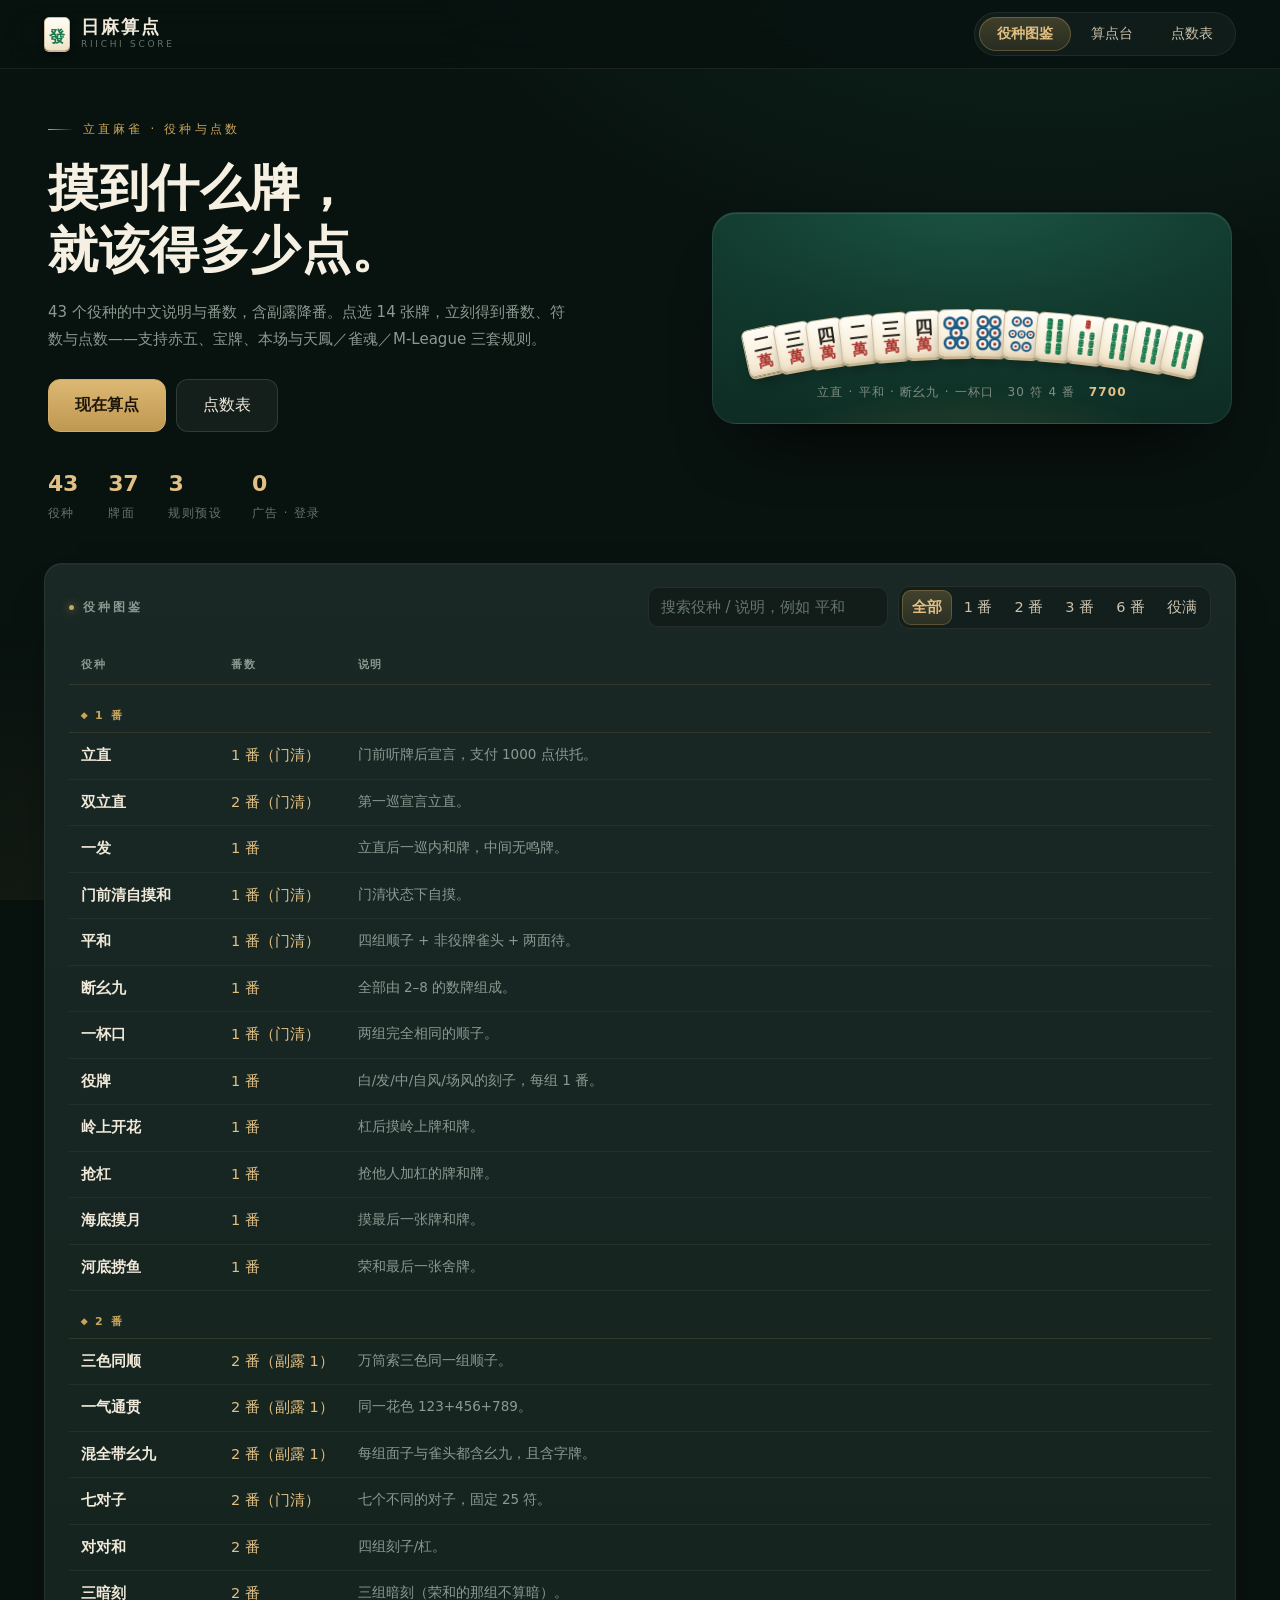
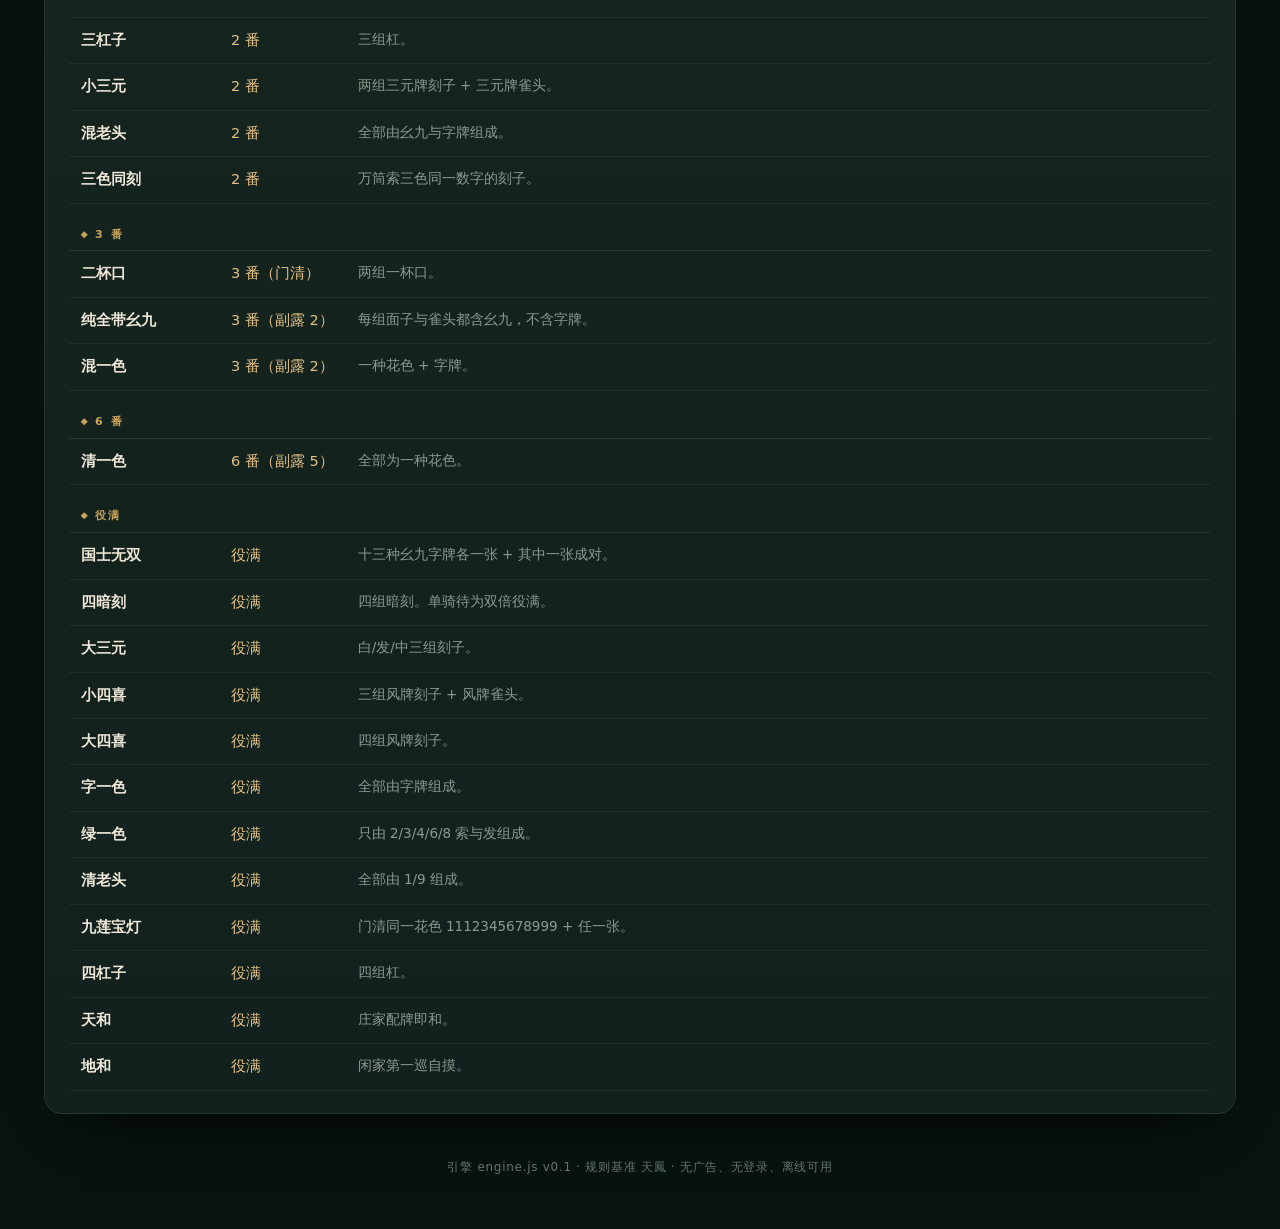
<file: index.html>
<!DOCTYPE html>
<html lang="zh-CN">
<head>
<meta charset="utf-8">
<meta name="viewport" content="width=device-width, initial-scale=1, viewport-fit=cover">
<meta name="theme-color" content="#0a1411">
<meta name="description" content="日麻（立直麻将）算点与役种图鉴：输入手牌即可算出番数、符数与点数，支持副露、宝牌、本场、规则预设。">
<link rel="icon" href="favicon.svg" type="image/svg+xml">
<link rel="apple-touch-icon" href="favicon.svg">
<meta property="og:type" content="website">
<meta property="og:site_name" content="日麻算点">
<meta property="og:locale" content="zh_CN">
<meta property="og:url" content="https://meow298142.github.io/mahjong-score/">
<meta property="og:title" content="日麻算点 · 役种图鉴与点数计算">
<meta property="og:description" content="43 个役种的中文说明与番数，点选 14 张手牌直接算出点数。无登录、无广告。">
<meta property="og:image" content="https://meow298142.github.io/mahjong-score/og.png">
<meta property="og:image:width" content="1200">
<meta property="og:image:height" content="630">
<meta name="twitter:card" content="summary_large_image">
<title>日麻算点 · 役种与点数</title>
<link rel="stylesheet" href="styles.css">
</head>
<body>

<header class="top">
  <div class="top-inner">
    <a class="brand" href="#yaku">
      <span class="brand-mark" id="brandMark" aria-hidden="true"></span>
      <span class="brand-text"><b>日麻算点</b><small>RIICHI SCORE</small></span>
    </a>
    <nav class="tabs" id="tabs">
      <button data-view="yaku" class="on">役种图鉴</button>
      <button data-view="calc">算点台</button>
      <button data-view="table">点数表</button>
    </nav>
  </div>
</header>

<div class="wrap">

<section class="view on" id="view-yaku">

  <div class="hero">
    <div class="hero-copy">
      <div class="eyebrow"><i></i>立直麻雀 · 役种与点数</div>
      <h2>摸到什么牌，<br>就该得多少点。</h2>
      <p>43 个役种的中文说明与番数，含副露降番。点选 14 张牌，立刻得到番数、符数与点数——支持赤五、宝牌、本场与天鳳／雀魂／M-League 三套规则。</p>
      <div class="hero-actions">
        <a class="btn primary lg" href="#calc">现在算点</a>
        <a class="btn lg" href="#table">点数表</a>
      </div>
      <div class="hero-stats">
        <div><b>43</b><span>役种</span></div>
        <div><b>37</b><span>牌面</span></div>
        <div><b>3</b><span>规则预设</span></div>
        <div><b>0</b><span>广告 · 登录</span></div>
      </div>
    </div>
    <div class="hero-stage">
      <div class="hero-tiles" id="heroTiles"></div>
      <div class="hero-caption">立直 · 平和 · 断幺九 · 一杯口　30 符 4 番　<em>7700</em></div>
    </div>
  </div>

  <div class="card">
    <div class="card-head">
      <h2>役种图鉴</h2>
      <div class="filter-bar">
        <input id="yakuSearch" placeholder="搜索役种 / 说明，例如 平和">
        <div class="seg" id="yakuGroupSeg">
          <button data-g="all" class="on">全部</button>
          <button data-g="1">1 番</button>
          <button data-g="2">2 番</button>
          <button data-g="3">3 番</button>
          <button data-g="6">6 番</button>
          <button data-g="13">役满</button>
        </div>
      </div>
    </div>
    <div class="table-wrap">
      <table class="yaku-table">
        <thead><tr><th style="width:150px">役种</th><th style="width:120px">番数</th><th>说明</th></tr></thead>
        <tbody id="yakuBody"></tbody>
      </table>
    </div>
  </div>
</section>

<section class="view" id="view-calc">
  <div class="calc-grid">

    <div class="col-main">

      <div class="card">
        <div class="card-head">
          <h2>手牌</h2>
          <span class="hint" id="countHint"></span>
        </div>
        <div class="felt">
          <div class="hand-zone" id="handZone"></div>
        </div>
        <div class="hint" id="handHint">从下方牌库点牌加入手牌；点手牌上的牌可设为和了牌（再点一次取消）。悬停手牌右上角 × 可删牌。</div>
        <div class="toolbar">
          <button class="btn ghost" id="btnClear">清空</button>
          <button class="btn ghost" id="btnUndo">撤销</button>
          <button class="btn ghost" id="btnDemo">示例手牌</button>
        </div>
      </div>

      <div class="card">
        <div class="card-head">
          <h2>牌库</h2>
          <div class="seg compact" id="modeSeg">
            <button data-m="hand" class="on">录入手牌</button>
            <button data-m="meld">录入副露</button>
          </div>
        </div>
        <div id="palette" class="palette"></div>
      </div>

      <div class="card">
        <div class="card-head"><h2>副露</h2></div>
        <div id="meldList"></div>
        <div class="meld-row" style="margin-top:12px">
          <div class="seg" id="meldKindSeg">
            <button data-kind="chi" class="on">吃</button>
            <button data-kind="pon">碰</button>
            <button data-kind="minkan">明杠</button>
            <button data-kind="ankan">暗杠</button>
            <button data-kind="kakan">加杠</button>
          </div>
          <button class="btn" id="btnAddMeld">加入副露</button>
          <button class="btn ghost tiny" id="btnClearDraft">清空草稿</button>
        </div>
        <div class="felt thin">
          <div class="hand-zone" id="draftZone"></div>
        </div>
        <div class="hint">先在下方牌库点选副露用的牌，再点「加入副露」。吃＝同花色连续 3 张；碰＝同一种牌 3 张；明杠 / 暗杠＝同一种牌 4 张；加杠＝1 张（必须已有同牌名的碰）。</div>
      </div>

    </div>

    <aside class="col-side">
      <div class="card result" id="resultCard">
        <h2>结果</h2>
        <div class="empty">选好 14 张牌后自动计算。</div>
      </div>

      <div class="card">
        <div class="card-head"><h2>场况</h2></div>

        <div class="field">
          <label>座位</label>
          <div class="seg" id="seatSeg">
            <button data-seat="0">亲家</button>
            <button data-seat="1" class="on">子家</button>
          </div>
        </div>

        <div class="field">
          <label>和了方式</label>
          <div class="seg" id="tsumoSeg">
            <button data-tsumo="0" class="on">荣和</button>
            <button data-tsumo="1">自摸</button>
          </div>
        </div>

        <div class="field">
          <label>立直</label>
          <div class="seg" id="riichiSeg">
            <button data-riichi="none" class="on">无</button>
            <button data-riichi="riichi">立直</button>
            <button data-riichi="double">双立直</button>
          </div>
        </div>

        <div class="field">
          <label>附加役</label>
          <div class="chk-row" id="extraChks">
            <label class="chk"><input type="checkbox" data-k="ippatsu">一发</label>
            <label class="chk"><input type="checkbox" data-k="rinshan">岭上</label>
            <label class="chk"><input type="checkbox" data-k="chankan">抢杠</label>
            <label class="chk"><input type="checkbox" data-k="haitei">海底</label>
            <label class="chk"><input type="checkbox" data-k="houtei">河底</label>
          </div>
        </div>

        <div class="field">
          <label>宝牌指示牌 / 里宝牌指示牌</label>
          <div id="doraChips" class="dora-chips"></div>
          <div class="toolbar" style="margin-top:6px">
            <button class="btn tiny" id="btnAddDora">＋ 宝牌指示</button>
            <button class="btn tiny" id="btnAddUra">＋ 里宝指示</button>
          </div>
        </div>

        <div class="field">
          <label>本场 / 供托</label>
          <div class="two-up">
            <input class="num-input" id="honba" type="number" min="0" value="0" placeholder="本场">
            <input class="num-input" id="sticks" type="number" min="0" value="0" placeholder="供托">
          </div>
        </div>

        <div class="field" style="margin-bottom:0">
          <label>规则预设</label>
          <div class="seg" id="presetSeg">
            <button data-preset="tenhou" class="on">天鳳</button>
            <button data-preset="majsoul">雀魂</button>
            <button data-preset="mleague">M-League</button>
          </div>
        </div>
      </div>
    </aside>

  </div>
</section>

<section class="view" id="view-table">
  <div class="card">
    <div class="card-head">
      <h2>点数表</h2>
      <div class="filter-bar">
        <div class="seg" id="ptSeatSeg">
          <button data-seat="1" class="on">子家</button>
          <button data-seat="0">亲家</button>
        </div>
        <div class="seg" id="ptModeSeg">
          <button data-mode="ron" class="on">荣和</button>
          <button data-mode="tsumo">自摸</button>
        </div>
      </div>
    </div>
    <p class="hint" style="margin-top:0">天鳳规则（无切上满贯）。20 符仅平和自摸 / 食い平和形；25 符仅七对子。</p>
    <div class="pt-table-wrap"><table class="pt-table" id="ptTable"></table></div>
  </div>
</section>

<div class="foot">引擎 engine.js v0.1 · 规则基准 天鳳 · 无广告、无登录、离线可用</div>
</div>

<div class="mbar" id="mbar"><b>—</b><span>还没算点</span><em>去算点台 ›</em></div>

<div class="modal" id="modal">
  <div class="modal-box">
    <h3 id="modalTitle">选择牌</h3>
    <div id="modalPalette" class="palette"></div>
    <div class="toolbar" style="margin-top:16px">
      <button class="btn" id="modalClose">关闭</button>
    </div>
  </div>
</div>

<script src="tiles.js"></script>
<script src="engine.js"></script>
<script src="app.js"></script>
</body>
</html>
</file>
<file: styles.css>
/* ============================================================
 * 日麻算点  styles.css  ·  牌桌 / 象牙牌 / 金线
 * ============================================================ */

:root {
  --bg: #08120f;
  --panel: #0f1e1a;
  --panel-2: #12251f;
  --felt-a: #1b5544;
  --felt-b: #123a2e;
  --felt-c: #0d2a22;

  --line: rgba(201, 165, 92, .14);
  --line-2: rgba(255, 255, 255, .07);

  --ink: #f0e9da;
  --ink-2: #c9c1ad;
  --muted: #8a9a91;
  --dim: #64756c;

  --gold: #c9a55c;
  --gold-2: #e2c084;
  --jade: #3aa880;
  --jade-2: #6fd3ad;
  --red: #c4553f;
  --red-2: #e0796a;

  --font-ui: "Inter", -apple-system, BlinkMacSystemFont, "Segoe UI", "PingFang SC", "Hiragino Sans GB", "Microsoft YaHei", system-ui, sans-serif;
  --font-serif: "Yu Mincho", "YuMincho", "Hiragino Mincho ProN", "Songti SC", "Noto Serif SC", "SimSun", serif;

  --tw: 54px;
  --radius: 18px;
  --shadow: 0 28px 56px -34px #000, 0 1px 0 rgba(255, 255, 255, .04) inset;
}

* { box-sizing: border-box; }
html { -webkit-text-size-adjust: 100%; scroll-behavior: smooth; }
body {
  margin: 0;
  background:
    radial-gradient(1100px 640px at 82% -12%, rgba(58, 168, 128, .13), transparent 62%),
    radial-gradient(900px 560px at 4% 108%, rgba(201, 165, 92, .07), transparent 62%),
    var(--bg);
  background-attachment: fixed;
  color: var(--ink);
  font-family: var(--font-ui);
  font-size: 15.5px;
  line-height: 1.62;
  -webkit-font-smoothing: antialiased;
  min-height: 100vh;
}
button, input { font-family: inherit; }
button { -webkit-tap-highlight-color: transparent; }
a { color: inherit; }
:focus-visible { outline: 2px solid var(--gold); outline-offset: 2px; }
::selection { background: rgba(201, 165, 92, .3); }

/* ---------------- 顶栏 ---------------- */
.top {
  position: sticky; top: 0; z-index: 40;
  background: rgba(8, 18, 15, .82);
  backdrop-filter: blur(16px) saturate(1.3);
  -webkit-backdrop-filter: blur(16px) saturate(1.3);
  border-bottom: 1px solid var(--line-2);
}
.top-inner {
  max-width: 1240px; margin: 0 auto; padding: 12px 24px;
  display: flex; align-items: center; gap: 20px;
}
.brand { display: flex; align-items: center; gap: 11px; text-decoration: none; }
.brand-mark { display: block; width: 26px; aspect-ratio: 100 / 130; }
.brand-mark svg { width: 100%; height: 100%; display: block; }
.brand-mark .tile { --tw: 26px; border-radius: 5px; box-shadow: 0 1px 0 #c9b794, 0 4px 8px -3px #000; }
.brand-mark .tile svg { padding: 4%; }
.brand-text { display: flex; flex-direction: column; line-height: 1.05; }
.brand-text b { font-family: var(--font-serif); font-size: 18px; font-weight: 600; letter-spacing: .12em; }
.brand-text small { font-size: 9px; letter-spacing: .3em; color: var(--dim); margin-top: 3px; }

.tabs {
  margin-left: auto; display: flex; gap: 2px; padding: 4px;
  background: rgba(255, 255, 255, .04); border: 1px solid var(--line-2); border-radius: 999px;
}
.tabs button, .tabs a {
  border: 0; background: transparent; color: var(--ink-2); text-decoration: none; display: inline-block;
  padding: 8px 18px; border-radius: 999px; cursor: pointer; font-size: 14px;
  transition: color .18s, background .18s;
}
.tabs button:hover, .tabs a:hover { color: var(--ink); }
.tabs button.on {
  background: linear-gradient(180deg, rgba(201, 165, 92, .26), rgba(201, 165, 92, .12));
  color: var(--gold-2); font-weight: 600;
  box-shadow: inset 0 0 0 1px rgba(201, 165, 92, .32);
}

/* ---------------- 布局 ---------------- */
.card { scroll-margin-top: 84px; }
.wrap { max-width: 1240px; margin: 0 auto; padding: 30px 24px 46px; }
.view { display: none; }
.view.on { display: block; animation: fade .32s ease; }
@keyframes fade { from { opacity: 0; transform: translateY(6px); } to { opacity: 1; transform: none; } }

.calc-grid { display: grid; grid-template-columns: minmax(0, 1fr) 392px; gap: 20px; align-items: start; }
.col-side { display: flex; flex-direction: column; gap: 18px; }

.card {
  background:
    linear-gradient(180deg, rgba(255, 255, 255, .045), rgba(255, 255, 255, .012)),
    var(--panel);
  border: 1px solid var(--line-2);
  border-radius: var(--radius);
  box-shadow: var(--shadow);
  padding: 22px 24px;
}
.card + .card { margin-top: 18px; }
.col-main > .card + .card { margin-top: 18px; }
.card h2 {
  margin: 0; font-size: 11.5px; letter-spacing: .26em; color: var(--muted);
  font-weight: 600; text-transform: uppercase; display: flex; align-items: center; gap: 9px;
}
.card h2::before {
  content: ""; width: 5px; height: 5px; border-radius: 50%;
  background: var(--gold); box-shadow: 0 0 10px rgba(201, 165, 92, .8); flex: none;
}
.card-head { display: flex; align-items: center; justify-content: space-between; gap: 14px; flex-wrap: wrap; margin-bottom: 16px; }

.hint { font-size: 13px; color: var(--muted); line-height: 1.72; }
.hint strong { color: var(--ink-2); font-weight: 600; }
.empty { color: var(--dim); font-size: 14.5px; padding: 12px 0; }

/* ---------------- 牌 ---------------- */
.tile {
  position: relative; flex: none; display: block; width: var(--tw);
  height: calc(var(--tw) * 1.3); padding: 0;
  appearance: none; -webkit-appearance: none; margin: 0; font: inherit;
  background: linear-gradient(176deg, #fffdf7 0%, #faf3e2 46%, #efe1c7 100%);
  border: 1px solid #cdbc9b;
  border-radius: 7px;
  cursor: pointer;
  box-shadow:
    inset 0 1px 0 #fff,
    inset 0 -3px 4px rgba(150, 118, 66, .16),
    0 2px 0 #c6b48e,
    0 10px 18px -10px rgba(0, 0, 0, .85);
  transition: transform .14s cubic-bezier(.2, .8, .3, 1), box-shadow .18s, filter .18s;
  transform-style: preserve-3d;
}
.tile:hover {
  transform: translateY(-5px);
  box-shadow: inset 0 1px 0 #fff, inset 0 -3px 4px rgba(150, 118, 66, .16),
    0 2px 0 #c6b48e, 0 18px 26px -12px rgba(0, 0, 0, .9);
}
.tile:active { transform: translateY(-1px) scale(.98); }
.tile svg { width: 100%; height: 100%; display: block; padding: 3.5% 4.5% 5%; box-sizing: border-box; }
.tile.red { border-color: #dcb3a8; }
.tile.red::after {
  content: ""; position: absolute; inset: auto 0 0 0; height: 3px;
  background: linear-gradient(90deg, transparent, rgba(196, 85, 63, .85), transparent);
  border-radius: 0 0 6px 6px;
}
.tile.xs { --tw: 30px; border-radius: 4px; }
.tile.sm { --tw: 40px; }

.hand-zone { min-height: 88px; display: flex; flex-wrap: wrap; gap: 8px; align-items: center; }
.hand-zone .tile { --tw: 54px; }
.hand-zone > .empty { width: 100%; align-self: center; text-align: center; padding: 0; }
@media (min-width: 900px) {
  .hand-zone { flex-wrap: nowrap; gap: 8px; }
  .hand-zone .tile {
    width: clamp(36px, calc((100% - 104px) / 14), 54px);
    height: auto; aspect-ratio: 100 / 130;
  }
}
.hand-zone .tile .x {
  position: absolute; top: -7px; right: -7px; width: 19px; height: 19px; border-radius: 50%;
  background: #55483a; color: #fff; font-size: 12px; line-height: 19px; text-align: center;
  border: 0; cursor: pointer; opacity: 0; transition: opacity .15s; padding: 0;
}
.hand-zone .tile:hover .x { opacity: 1; }
.hand-zone .tile.win {
  transform: translateY(-10px);
  box-shadow: inset 0 1px 0 #fff, 0 0 0 2px var(--gold), 0 14px 22px -10px #000;
}
.hand-zone .tile.win::before {
  content: "和"; position: absolute; top: -19px; left: 50%; transform: translateX(-50%);
  font-size: 11px; font-weight: 700; letter-spacing: .05em; color: #08120f;
  background: var(--gold); padding: 1px 6px; border-radius: 4px; white-space: nowrap;
}

/* 牌桌绒面 */
.felt {
  border-radius: 14px; padding: 26px 14px 18px;
  background:
    radial-gradient(120% 150% at 50% -25%, var(--felt-a) 0%, var(--felt-b) 46%, var(--felt-c) 100%);
  border: 1px solid rgba(255, 255, 255, .07);
  box-shadow: inset 0 3px 26px rgba(0, 0, 0, .5), 0 1px 0 rgba(255, 255, 255, .05);
}
.felt.thin { margin-top: 14px; padding: 10px 12px; }
.felt.thin .hand-zone { min-height: 62px; }
.felt .empty { color: rgba(233, 226, 210, .38); padding: 16px 2px; }

/* ---------------- 牌库 ---------------- */
.palette-row { display: flex; align-items: center; gap: 12px; padding: 7px 0; }
.palette-row + .palette-row { border-top: 1px solid rgba(255, 255, 255, .05); }
.palette-row .lbl {
  width: 30px; flex: none; font-family: var(--font-serif); font-size: 15px;
  color: var(--gold); text-align: center; letter-spacing: .1em;
}
.palette-row .tiles { display: flex; flex-wrap: wrap; gap: 6px; flex: 1; }
.palette-row .tile { --tw: 50px; }
.palette-row .tile:hover { transform: translateY(-4px) rotate(-.6deg); }

/* ---------------- 按钮 / 控件 ---------------- */
.toolbar { display: flex; gap: 8px; flex-wrap: wrap; align-items: center; margin-top: 14px; }
.btn {
  border: 1px solid rgba(255, 255, 255, .13); background: rgba(255, 255, 255, .05);
  color: var(--ink); padding: 9px 16px; border-radius: 10px; cursor: pointer;
  font-size: 14.5px; transition: background .16s, border-color .16s, transform .12s;
}
.btn:hover { background: rgba(255, 255, 255, .1); border-color: rgba(255, 255, 255, .22); }
.btn:active { transform: translateY(1px); }
.btn.primary {
  background: linear-gradient(180deg, #dcb874, #bf9850); color: #1d1608;
  border-color: #d3ac66; font-weight: 600;
}
.btn.primary:hover { filter: brightness(1.06); }
.btn.ghost { background: transparent; }
.btn.tiny { padding: 6px 12px; font-size: 13.5px; border-radius: 8px; }
.btn.lg { padding: 13px 26px; font-size: 15.5px; border-radius: 12px; }

.seg {
  display: flex; gap: 2px; padding: 3px; width: 100%;
  border: 1px solid var(--line-2); border-radius: 12px; background: rgba(0, 0, 0, .22);
}
.seg button {
  flex: 1; border: 0; background: transparent; color: var(--ink-2);
  padding: 8px 10px; border-radius: 9px; cursor: pointer; font-size: 14.5px;
  white-space: nowrap; transition: background .16s, color .16s;
}
.seg button:hover { color: var(--ink); background: rgba(255, 255, 255, .05); }
.seg button.on {
  background: linear-gradient(180deg, rgba(201, 165, 92, .26), rgba(201, 165, 92, .13));
  color: var(--gold-2); font-weight: 600;
  box-shadow: inset 0 0 0 1px rgba(201, 165, 92, .3);
}
.seg.compact { width: auto; flex: none; }
#meldKindSeg { width: auto; flex: none; }

.chk-row { display: flex; flex-wrap: wrap; gap: 7px; }
.chk {
  display: inline-flex; align-items: center; gap: 6px; font-size: 13.5px; color: var(--ink-2);
  border: 1px solid var(--line-2); border-radius: 999px; padding: 7px 14px; cursor: pointer;
  background: rgba(255, 255, 255, .03); user-select: none; transition: .16s;
}
.chk:hover { border-color: rgba(255, 255, 255, .18); }
.chk input { display: none; }
.chk.on {
  background: rgba(58, 168, 128, .16); border-color: rgba(58, 168, 128, .45);
  color: var(--jade-2); font-weight: 600;
}

.field { display: flex; flex-direction: column; gap: 9px; margin-bottom: 18px; }
.field > label { font-size: 12px; color: var(--muted); letter-spacing: .1em; }
.two-up { display: grid; grid-template-columns: 1fr 1fr; gap: 9px; }
.num-input, .filter-bar input {
  width: 100%; border: 1px solid var(--line-2); border-radius: 10px; padding: 10px 12px;
  background: rgba(0, 0, 0, .26); color: var(--ink); font-size: 15px; font-family: inherit;
}
.num-input::placeholder, .filter-bar input::placeholder { color: var(--dim); }
.num-input:focus, .filter-bar input:focus { outline: none; border-color: rgba(201, 165, 92, .5); }

/* ---------------- 结果 ---------------- */
.result { position: relative; overflow: hidden; }
.result::before {
  content: ""; position: absolute; right: -60px; top: -80px; width: 220px; height: 220px;
  background: radial-gradient(closest-side, rgba(201, 165, 92, .16), transparent 70%);
  pointer-events: none;
}
.result-head { display: flex; align-items: flex-end; gap: 8px; margin: 14px 0 4px; }
.pts {
  font-size: 62px; font-weight: 700; line-height: .95; letter-spacing: -.035em;
  font-variant-numeric: tabular-nums;
  background: linear-gradient(180deg, #f3dbaa 8%, #c9a55c 92%);
  -webkit-background-clip: text; background-clip: text; color: transparent;
}
.pts small {
  font-size: 15px; font-weight: 500; color: var(--muted); margin-left: 6px;
  -webkit-text-fill-color: var(--muted);
}
.meta { font-size: 13.5px; color: var(--muted); }
.meta b { color: var(--ink-2); font-weight: 600; }

.tag {
  display: inline-block; border-radius: 999px; padding: 3px 11px; font-size: 12.5px;
  margin: 0 5px 5px 0; background: rgba(58, 168, 128, .14); color: var(--jade-2);
  border: 1px solid rgba(58, 168, 128, .22);
}
.tag.yakuman { background: rgba(196, 85, 63, .16); color: #ef9a86; border-color: rgba(196, 85, 63, .3); }
.tag.dora { background: rgba(201, 165, 92, .13); color: var(--gold-2); border-color: rgba(201, 165, 92, .24); }

.yaku-list { margin: 14px 0 4px; }
.kv {
  display: flex; justify-content: space-between; gap: 12px; font-size: 13.5px;
  padding: 6px 0; border-bottom: 1px dashed rgba(255, 255, 255, .06);
}
.kv:last-child { border-bottom: 0; }
.kv .k { color: var(--muted); }
.kv .v { font-variant-numeric: tabular-nums; color: var(--ink-2); }
.err { background: rgba(196, 85, 63, .14); color: #f0a996; border-radius: 10px; padding: 12px 14px; font-size: 14px; }
.alt { font-size: 12.5px; color: var(--muted); padding: 7px 0; border-top: 1px dashed rgba(255, 255, 255, .06); }

.sets { display: flex; flex-wrap: wrap; gap: 7px; margin-top: 16px; align-items: flex-end; }
.setgroup {
  display: flex; gap: 2px; padding: 4px; border-radius: 8px;
  background: rgba(0, 0, 0, .28); border: 1px solid rgba(255, 255, 255, .06);
}
.setgroup .tile { --tw: 32px; border-radius: 4px; }
.setgroup.is-pair { background: rgba(201, 165, 92, .1); border-color: rgba(201, 165, 92, .26); }
.setgroup.is-open { background: rgba(58, 168, 128, .1); border-color: rgba(58, 168, 128, .26); margin-left: 6px; }

/* ---------------- 宝牌 ---------------- */
.dora-chips { display: flex; flex-wrap: wrap; gap: 9px; }
.dora-chip {
  position: relative; display: flex; align-items: center; gap: 5px;
  padding: 5px 9px 5px 5px; border-radius: 10px;
  background: rgba(0, 0, 0, .3); border: 1px solid rgba(255, 255, 255, .07);
}
.dora-chip.is-ura { border-style: dashed; border-color: rgba(201, 165, 92, .3); }
.dora-chip.is-ura::before {
  content: "里"; position: absolute; top: -7px; left: -5px; padding: 0 4px;
  font-size: 9px; line-height: 13px; color: #08120f; background: var(--gold); border-radius: 3px;
}
.dora-chip .tile { --tw: 36px; border-radius: 4px; }
.dora-chip .tile.mini { --tw: 25px; border-radius: 3px; box-shadow: inset 0 1px 0 #fff, 0 1px 0 #c6b48e, 0 4px 8px -5px #000; }
.dora-chip .to { font-size: 10px; color: var(--dim); letter-spacing: 0; }
.dora-chip .x {
  position: absolute; top: -6px; right: -6px; width: 15px; height: 15px; border-radius: 50%;
  border: 0; background: #55483a; color: #fff; font-size: 10px; line-height: 15px;
  cursor: pointer; padding: 0; opacity: 0; transition: opacity .15s;
}
.dora-chip:hover .x { opacity: 1; }

/* ---------------- 副露 ---------------- */
.meld-row { display: flex; gap: 10px; align-items: center; flex-wrap: wrap; margin-bottom: 10px; }
.meld { display: flex; align-items: center; gap: 8px; padding: 7px 10px; border-radius: 12px; background: rgba(0, 0, 0, .22); border: 1px solid var(--line-2); }
.meld .kind { font-size: 11.5px; color: var(--gold); letter-spacing: .1em; }
.meld .tiles { display: flex; gap: 2px; }
.meld .tile { --tw: 34px; }
.meld .del { border: 0; background: transparent; color: var(--dim); cursor: pointer; font-size: 15px; padding: 2px 4px; }
.meld .del:hover { color: var(--red-2); }

/* ---------------- 首屏 ---------------- */
.hero { display: grid; grid-template-columns: minmax(0, 1fr) 520px; gap: 40px; align-items: center; padding: 14px 4px 40px; }
.eyebrow { display: inline-flex; align-items: center; gap: 9px; font-size: 12px; letter-spacing: .26em; color: var(--gold); margin-bottom: 18px; }
.eyebrow i { width: 26px; height: 1px; background: linear-gradient(90deg, var(--gold), transparent); display: block; }
.hero h2 {
  font-family: var(--font-serif); font-weight: 600; font-size: 50px; line-height: 1.24;
  letter-spacing: .01em; margin: 0 0 18px; color: #f6f0e2;
}
.hero p { margin: 0 0 26px; font-size: 15px; color: var(--muted); max-width: 520px; line-height: 1.8; }
.hero-actions { display: flex; gap: 10px; flex-wrap: wrap; }
.hero-actions .btn { text-decoration: none; display: inline-flex; align-items: center; }
.hero-stats { display: flex; gap: 30px; margin-top: 34px; flex-wrap: wrap; }
.hero-stats div { display: flex; flex-direction: column; gap: 2px; }
.hero-stats b { font-size: 22px; font-weight: 600; color: var(--gold-2); font-variant-numeric: tabular-nums; letter-spacing: -.01em; }
.hero-stats span { font-size: 11.5px; color: var(--dim); letter-spacing: .12em; }

.hero-stage {
  position: relative; padding: 28px 22px 20px; border-radius: 24px; overflow: hidden;
  background: radial-gradient(120% 130% at 50% -10%, var(--felt-a) 0%, var(--felt-b) 48%, var(--felt-c) 100%);
  border: 1px solid rgba(255, 255, 255, .08);
  box-shadow: inset 0 1px 0 rgba(255, 255, 255, .1), 0 40px 70px -40px #000;
}
.hero-stage::after {
  content: ""; position: absolute; inset: 0; pointer-events: none;
  background: radial-gradient(60% 50% at 50% 118%, rgba(201, 165, 92, .16), transparent 70%);
}
.hero-tiles { display: flex; justify-content: center; align-items: flex-end; height: 116px; }
.hero-tiles .tile {
  --tw: 37px; transform-origin: 50% 100%; margin-left: -5px;
  transform: rotate(var(--rot, 0deg)) translateY(var(--dy, 0px));
  animation: rise .6s cubic-bezier(.2, .9, .3, 1) backwards;
}
.hero-tiles .tile:first-child { margin-left: 0; }
.hero-tiles .tile:hover { transform: rotate(var(--rot, 0deg)) translateY(-8px); }
@keyframes rise { from { opacity: 0; transform: translateY(26px) rotate(0deg); } }
.hero-caption {
  margin-top: 26px; text-align: center; font-size: 12px; letter-spacing: .1em;
  color: rgba(240, 233, 218, .5);
}
.hero-caption em { font-style: normal; color: var(--gold-2); font-weight: 600; }

/* ---------------- 表格 ---------------- */
.table-wrap { overflow-x: auto; -webkit-overflow-scrolling: touch; }
table { width: 100%; border-collapse: collapse; font-size: 14.5px; }
th, td { text-align: left; padding: 11px 12px; border-bottom: 1px solid rgba(255, 255, 255, .05); vertical-align: top; }
th { font-size: 11px; color: var(--muted); letter-spacing: .16em; font-weight: 600; border-bottom-color: var(--line); }
tbody tr { transition: background .14s; }
tbody tr:hover { background: rgba(255, 255, 255, .028); }
td.name { font-weight: 600; white-space: nowrap; color: var(--ink); }
td.han { font-variant-numeric: tabular-nums; white-space: nowrap; color: var(--gold-2); }
.desc { color: var(--muted); font-size: 13.5px; }
.group-head td {
  background: transparent; color: var(--gold);
  font-size: 11px; letter-spacing: .22em; font-weight: 600;
  padding: 22px 12px 7px; border-bottom: 1px solid var(--line);
}
.group-head:hover { background: transparent; }
.group-head td::before {
  content: ""; display: inline-block; width: 5px; height: 5px; margin-right: 9px;
  background: var(--gold); transform: rotate(45deg) translateY(-1px);
}
.filter-bar { display: flex; gap: 10px; flex-wrap: wrap; align-items: center; }
.filter-bar input { width: 240px; }
.filter-bar .seg { width: auto; }

.pt-table-wrap { overflow-x: auto; -webkit-overflow-scrolling: touch; }
.pt-table { font-size: 13.5px; }
.pt-table th, .pt-table td { padding: 9px 11px; text-align: center; white-space: nowrap; }
.pt-table td.head { font-weight: 600; background: #0c1a16; color: var(--gold-2); position: sticky; left: 0; }
.pt-table td.na { color: #3d4b44; }
.pt-table tr.limit td { background: rgba(58, 168, 128, .07); color: var(--jade-2); }

/* ---------------- 其他 ---------------- */
.foot { text-align: center; color: var(--dim); font-size: 12px; padding: 44px 0 6px; letter-spacing: .06em; }

.modal { position: fixed; inset: 0; background: rgba(4, 10, 8, .72); backdrop-filter: blur(6px); display: none; align-items: center; justify-content: center; z-index: 60; padding: 16px; }
.modal.on { display: flex; }
.modal-box {
  background: var(--panel-2); border: 1px solid var(--line); border-radius: 20px; padding: 22px;
  width: min(680px, 94vw); max-height: 88vh; overflow-y: auto; box-shadow: 0 40px 90px -30px #000;
}
.modal-box h3 { margin: 0 0 16px; font-size: 15px; letter-spacing: .1em; font-weight: 600; }

/* 手机底部结果条 */
.mbar {
  display: none; position: fixed; left: 0; right: 0; bottom: 0; z-index: 30;
  background: linear-gradient(180deg, #14453a, #0c2a22); color: #fff;
  padding: 11px 18px calc(11px + env(safe-area-inset-bottom));
  box-shadow: 0 -10px 30px rgba(0, 0, 0, .5), inset 0 1px 0 rgba(201, 165, 92, .25);
  align-items: baseline; gap: 10px; cursor: pointer;
  border-top: 1px solid rgba(201, 165, 92, .18);
}
.mbar b { font-size: 24px; font-variant-numeric: tabular-nums; letter-spacing: -.02em; color: var(--gold-2); }
.mbar span { font-size: 12px; opacity: .8; }
.mbar em { margin-left: auto; font-style: normal; font-size: 11.5px; opacity: .6; }

/* ---------------- 平板 ---------------- */
@media (max-width: 1080px) {
  .hero { grid-template-columns: 1fr; gap: 30px; }
  .hero-stage { max-width: 620px; }
  .hero h2 { font-size: 42px; }
}
@media (max-width: 960px) {
  .calc-grid { grid-template-columns: 1fr; }
  .mbar.on { display: flex; }
  body { padding-bottom: 80px; }
  .wrap { padding: 20px 16px 36px; }
  .top-inner { padding: 10px 16px; }
  .hero { padding-top: 4px; }
}

/* ---------------- 手机 ---------------- */
@media (max-width: 620px) {
  body { font-size: 15px; }
  .top-inner { padding: 8px 12px; gap: 10px; }
  .brand-text b { font-size: 15px; letter-spacing: .06em; }
  .brand-text small { display: none; }
  .tabs button { padding: 7px 11px; font-size: 12.5px; }
  .wrap { padding: 16px 12px 30px; }
  .card { padding: 16px 15px; border-radius: 16px; }
  .card + .card { margin-top: 14px; }

  .hero { padding: 6px 2px 26px; gap: 24px; }
  .hero h2 { font-size: 31px; line-height: 1.32; margin-bottom: 14px; }
  .hero p { font-size: 14px; margin-bottom: 20px; }
  .eyebrow { font-size: 11px; letter-spacing: .18em; margin-bottom: 14px; }
  .hero-stats { gap: 22px; margin-top: 24px; }
  .hero-stats b { font-size: 19px; }
  .hero-stage { padding: 26px 12px 16px; border-radius: 18px; }
  .hero-tiles { height: 104px; }
  .hero-tiles .tile { --tw: 32px; margin-left: -5px; }
  .hero-caption { font-size: 10.5px; margin-top: 20px; letter-spacing: .04em; }

  .hand-zone { gap: 4px; min-height: 84px; }
  .hand-zone .tile { --tw: 40px; }
  .hand-zone .tile .x {
    opacity: .9; width: 14px; height: 14px; font-size: 10px; line-height: 13px;
    top: 2px; right: 2px; background: rgba(60, 45, 30, .5); border: 1px solid rgba(255, 255, 255, .28);
  }

  .palette-row { gap: 8px; padding: 6px 0; }
  .palette-row .lbl { width: 20px; font-size: 13px; }
  .palette-row .tiles { display: grid; grid-template-columns: repeat(9, 1fr); gap: 4px; }
  .palette-row .tile { width: 100%; height: auto; aspect-ratio: 100 / 130; }
  .palette-row .tile svg { padding: 2.5% 3% 3.5%; }
  #modalPalette .palette-row .tiles { grid-template-columns: repeat(9, 1fr); }

  .seg button { padding: 9px 6px; font-size: 13.5px; }
  .chk { padding: 7px 12px; font-size: 13px; }
  .btn { padding: 9px 14px; font-size: 14px; }
  .btn.lg { padding: 12px 20px; font-size: 15px; }
  .pts { font-size: 50px; }
  .filter-bar input { width: 100%; }
  .filter-bar { width: 100%; }
  .filter-bar .seg { width: 100%; }
  .filter-bar .seg button { flex: 1; padding: 9px 2px; font-size: 13px; }
  table { font-size: 14px; }
  th, td { padding: 10px 8px; }
  td.name { white-space: normal; }
  .desc { font-size: 12.5px; }
  .setgroup .tile { --tw: 26px; }
  .meld .tile { --tw: 30px; }
  .dora-chip .tile { --tw: 34px; }
  .foot { padding-top: 30px; }
}
</file>
